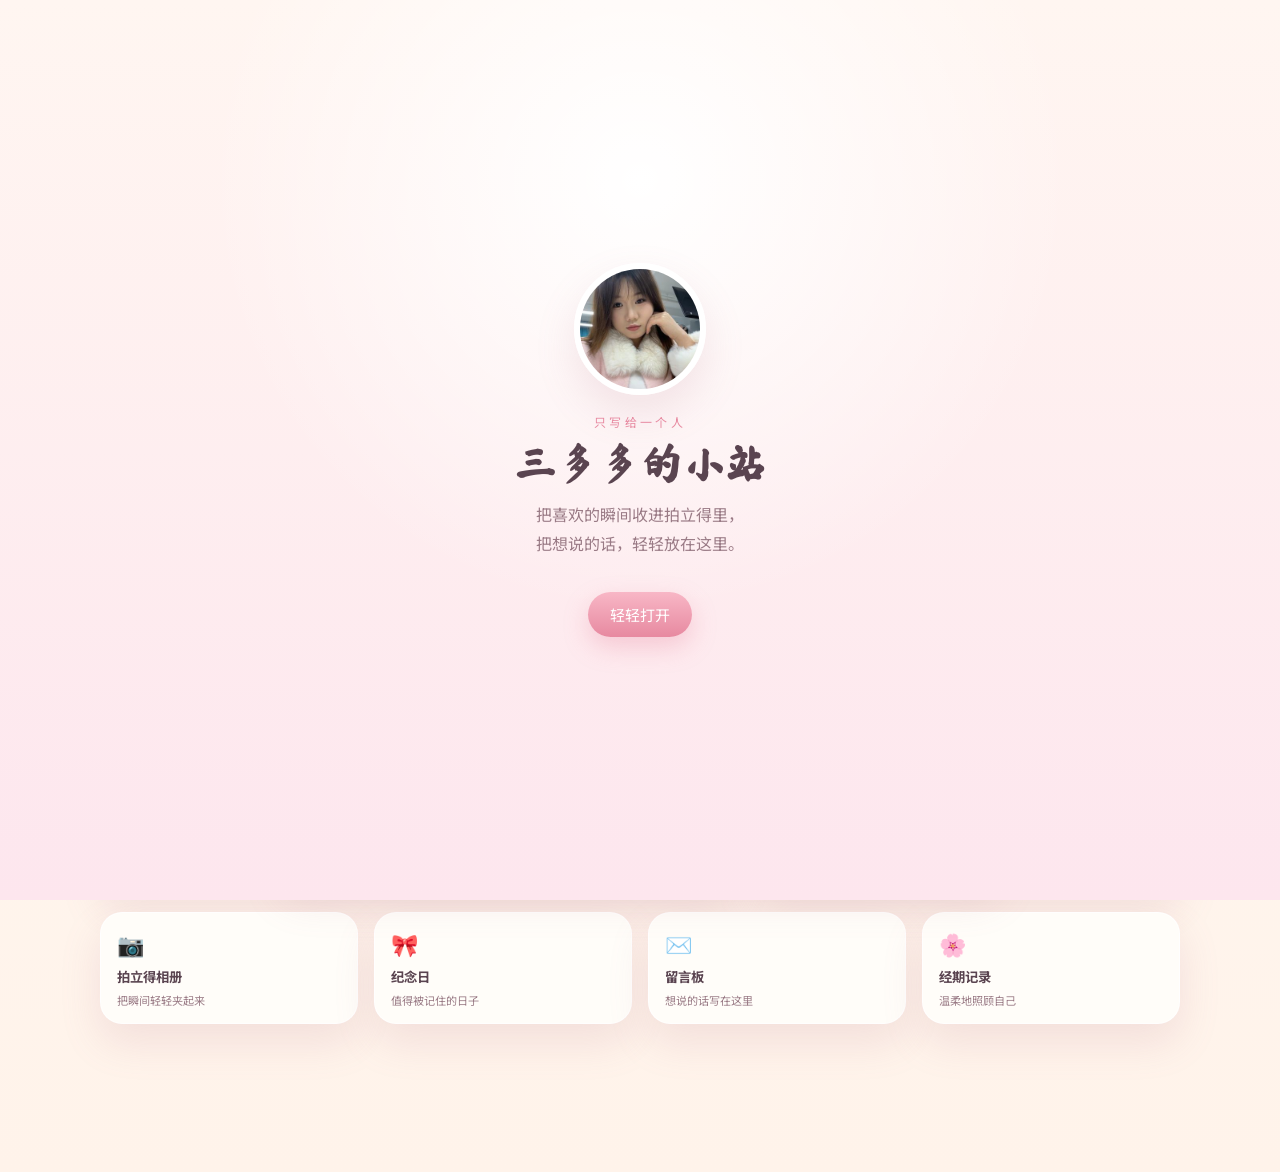
<file: index.html>
<!DOCTYPE html>
<html lang="zh-CN">
<head>
  <meta charset="UTF-8" />
  <meta name="viewport" content="width=device-width, initial-scale=1, viewport-fit=cover" />
  <meta http-equiv="Content-Security-Policy" content="upgrade-insecure-requests" />
  <meta name="theme-color" content="#F4A7B9" />
  <meta name="mobile-web-app-capable" content="yes" />
  <meta name="apple-mobile-web-app-capable" content="yes" />
  <meta name="apple-mobile-web-app-status-bar-style" content="default" />
  <meta name="description" content="写给三多多的专属小站：拍立得相册、纪念日、留言板、音乐盒与温柔的日常。" />
  <title>三多多的小站</title>
  <link rel="icon" href="favicon.svg" type="image/svg+xml" />
  <link rel="apple-touch-icon" href="assets/photos/01-winter.png" />
  <link rel="manifest" href="manifest.json" />
  <link rel="preconnect" href="https://fonts.googleapis.com" />
  <link rel="preconnect" href="https://fonts.gstatic.com" crossorigin />
  <link href="https://fonts.googleapis.com/css2?family=Ma+Shan+Zheng&family=Noto+Sans+SC:wght@400;500;600;700&family=ZCOOL+XiaoWei&display=swap" rel="stylesheet" />
  <link rel="stylesheet" href="css/style.css" />
</head>
<body>
  <div class="petal-layer" aria-hidden="true"></div>

  <div id="gate" class="gate">
    <div class="gate-card">
      <img class="gate-avatar" src="assets/photos/01-winter.png" alt="三多多" />
      <p class="gate-kicker">只写给一个人</p>
      <h1 class="gate-title">三多多的小站</h1>
      <p class="gate-copy">把喜欢的瞬间收进拍立得里，<br />把想说的话，轻轻放在这里。</p>
      <button type="button" class="btn-heart" id="open-gate">轻轻打开</button>
    </div>
  </div>

  <header class="topbar">
    <button type="button" class="brand" data-go="home" aria-label="回到首页">
      <img src="assets/photos/01-winter.png" alt="" />
      <span>
        <strong>三多多</strong>
        <small>专属小宇宙</small>
      </span>
    </button>
    <nav class="top-nav" aria-label="主导航">
      <button type="button" data-go="home">首页</button>
      <button type="button" data-go="photos">相册</button>
      <button type="button" data-go="days">纪念日</button>
      <button type="button" data-go="notes">留言</button>
      <button type="button" data-go="cycle">经期</button>
    </nav>
  </header>

  <main id="app">
    <section id="page-home" class="page active" data-page="home">
      <div class="hero">
        <div class="hero-frame">
          <img src="assets/photos/01-winter.png" alt="三多多的头像" />
        </div>
        <p class="kicker" id="greeting">晚上好呀</p>
        <h1 class="display">写给三多多</h1>
        <p class="lead">奶油一样的日子，粉色一样的心情。<br />这里是只属于你的温柔角落。</p>
        <p class="today-word" id="today-word"></p>
      </div>

      <div class="home-grid">
        <article class="letter-card">
          <h2>一封信</h2>
          <p>多多：</p>
          <p>做这个小站的时候，我一直在想你的样子。想把那些好看的瞬间收进拍立得里，把想对你说的话，一张一张叠好，放在这里。</p>
          <p>愿你被世界温柔以待，也愿我能成为那份温柔的一部分。</p>
          <p class="sign">—— 只写给你</p>
        </article>
        <article class="stack-card">
          <h2>最近的你</h2>
          <div class="mini-stack" id="mini-stack"></div>
          <button type="button" class="text-link" data-go="photos">去拍立得相册看看 →</button>
        </article>
      </div>

      <div class="shortcut-grid">
        <button type="button" class="shortcut" data-go="photos">
          <span>📷</span>
          <strong>拍立得相册</strong>
          <small>把瞬间轻轻夹起来</small>
        </button>
        <button type="button" class="shortcut" data-go="days">
          <span>🎀</span>
          <strong>纪念日</strong>
          <small>值得被记住的日子</small>
        </button>
        <button type="button" class="shortcut" data-go="notes">
          <span>✉️</span>
          <strong>留言板</strong>
          <small>想说的话写在这里</small>
        </button>
        <button type="button" class="shortcut" data-go="cycle">
          <span>🌸</span>
          <strong>经期记录</strong>
          <small>温柔地照顾自己</small>
        </button>
      </div>
    </section>

    <section id="page-photos" class="page" data-page="photos">
      <div class="page-head">
        <h1>拍立得相册</h1>
        <p>轻轻点开，就能把这一帧放大看清。</p>
      </div>
      <div class="photo-toolbar">
        <label class="btn-ghost file-btn">
          加入新照片
          <input type="file" id="photo-input" accept="image/*" multiple hidden />
        </label>
      </div>
      <div class="polaroid-wall" id="polaroid-wall"></div>
    </section>

    <section id="page-days" class="page" data-page="days">
      <div class="page-head">
        <h1>纪念日</h1>
        <p>那些想和你一起数的日子，都放在这里。</p>
      </div>
      <div class="countdown-hero" id="countdown-hero"></div>
      <form class="pretty-form" id="day-form">
        <label>名字<input name="title" required maxlength="24" placeholder="例如：第一次见面" /></label>
        <label>日期<input name="date" type="date" required /></label>
        <label>小笔记<input name="note" maxlength="80" placeholder="一句想记住的话" /></label>
        <button type="submit" class="btn-heart">收下这一天</button>
      </form>
      <div class="day-list" id="day-list"></div>
    </section>

    <section id="page-notes" class="page" data-page="notes">
      <div class="page-head">
        <h1>留言板</h1>
        <p>像把信封塞进抽屉，下次打开还在。</p>
      </div>
      <form class="pretty-form" id="note-form">
        <label>署名<input name="author" maxlength="16" placeholder="我" /></label>
        <label>想说的话<textarea name="text" required maxlength="240" rows="3" placeholder="今天也想对多多说……"></textarea></label>
        <button type="submit" class="btn-heart">放进信封</button>
      </form>
      <div class="note-wall" id="note-wall"></div>
    </section>

    <section id="page-cycle" class="page" data-page="cycle">
      <div class="page-head">
        <h1>经期记录</h1>
        <p>这些记录只存在这台设备上，不离开你身边。</p>
      </div>
      <div class="cycle-summary" id="cycle-summary"></div>
      <div class="calendar-wrap">
        <div class="calendar-nav">
          <button type="button" id="cal-prev" aria-label="上个月">‹</button>
          <h2 id="cal-title"></h2>
          <button type="button" id="cal-next" aria-label="下个月">›</button>
        </div>
        <div class="calendar" id="calendar"></div>
        <div class="legend">
          <span><i class="dot period"></i>经期</span>
          <span><i class="dot predict"></i>预测</span>
          <span><i class="dot fertile"></i>易孕期</span>
          <span><i class="dot today"></i>今天</span>
        </div>
      </div>
      <form class="pretty-form cycle-settings" id="cycle-form">
        <label>周期天数<input name="cycleLength" type="number" min="20" max="45" /></label>
        <label>经期天数<input name="periodLength" type="number" min="2" max="10" /></label>
        <button type="submit" class="btn-ghost">保存设置</button>
      </form>
      <p class="hint" id="cycle-hint">点选日期：第一次点标记经期开始，再点可取消。</p>
    </section>
  </main>

  <aside class="player" id="player">
    <audio id="bgm" playsinline webkit-playsinline preload="none" loop></audio>
    <div class="player-ui" id="player-ui">
      <button type="button" class="player-art" id="player-toggle" aria-label="播放或暂停">
        <span class="vinyl"></span>
      </button>
      <div class="player-meta">
        <strong id="song-title">最好的时光</strong>
        <small>安溥 · 完整版</small>
        <input type="range" id="seek" min="0" max="1000" value="0" aria-label="进度" />
      </div>
      <div class="player-controls">
        <button type="button" id="play-song" aria-label="播放">▶</button>
      </div>
    </div>
    <div class="netease-wrap" id="player-embed" hidden></div>
    <p class="player-hint" id="player-hint" hidden>
      苹果手机请再点一次 ▶。若仍没有声音，
      <a href="https://music.163.com/song?id=1989506149" target="_blank" rel="noopener">去网易云听完整版</a>
      或
      <a href="https://music.apple.com/cn/song/%E6%9C%80%E5%A5%BD%E7%9A%84%E6%97%B6%E5%85%89/1643653875" target="_blank" rel="noopener">用 Apple Music 打开</a>
    </p>
  </aside>

  <nav class="tabbar" aria-label="移动端导航">
    <button type="button" data-go="home">首页</button>
    <button type="button" data-go="photos">相册</button>
    <button type="button" data-go="days">纪念日</button>
    <button type="button" data-go="notes">留言</button>
    <button type="button" data-go="cycle">经期</button>
  </nav>

  <div class="lightbox" id="lightbox" hidden>
    <button type="button" class="lightbox-close" id="lightbox-close" aria-label="关闭">×</button>
    <button type="button" class="lightbox-nav prev" id="lightbox-prev" aria-label="上一张">‹</button>
    <figure>
      <img id="lightbox-img" alt="" />
      <figcaption id="lightbox-cap"></figcaption>
    </figure>
    <button type="button" class="lightbox-nav next" id="lightbox-next" aria-label="下一张">›</button>
  </div>

  <script src="js/app.js"></script>
</body>
</html>
</file>
<file: css/style.css>
:root {
  --cream: #fff8f2;
  --cream-2: #fff3ea;
  --blush: #fde6ee;
  --rose: #f4a7b9;
  --rose-deep: #e789a0;
  --petal: #f7c5d1;
  --ink: #5a4450;
  --muted: #9a7b86;
  --paper: #fffdf9;
  --shadow: 0 18px 40px rgba(180, 120, 138, 0.16);
  --radius: 22px;
  --safe-bottom: env(safe-area-inset-bottom, 0px);
  --player-h: 76px;
  --tab-h: 64px;
}

* { box-sizing: border-box; }
html, body { margin: 0; min-height: 100%; }
html { scroll-behavior: smooth; scroll-padding-top: 76px; }

body {
  font-family: "Noto Sans SC", sans-serif;
  color: var(--ink);
  background:
    radial-gradient(1200px 700px at 10% -10%, #ffe7ef 0%, transparent 55%),
    radial-gradient(900px 600px at 110% 8%, #ffe9dc 0%, transparent 50%),
    linear-gradient(180deg, var(--cream) 0%, var(--cream-2) 100%);
  overflow-x: hidden;
}

img { max-width: 100%; display: block; }
button, input, textarea { font-family: inherit; color: inherit; }
button { cursor: pointer; }

.petal-layer {
  pointer-events: none;
  position: fixed;
  inset: 0;
  z-index: 0;
  overflow: hidden;
}

.petal {
  position: absolute;
  top: -40px;
  width: 12px;
  height: 16px;
  background: radial-gradient(circle at 30% 30%, #fff, var(--petal));
  border-radius: 80% 0 80% 0;
  opacity: 0.55;
  animation: fall linear infinite;
}

@keyframes fall {
  to { transform: translateY(110vh) rotate(240deg); opacity: 0.1; }
}

.gate {
  position: fixed;
  inset: 0;
  z-index: 80;
  display: grid;
  place-items: center;
  padding: 24px;
  background:
    radial-gradient(circle at 50% 20%, #fff 0%, transparent 45%),
    linear-gradient(180deg, #fff6f1, #fde6ee);
  transition: opacity .6s ease, visibility .6s ease;
}

.gate.hide {
  opacity: 0;
  visibility: hidden;
  pointer-events: none;
}

.gate-card {
  text-align: center;
  max-width: 420px;
}

.gate-avatar {
  width: 132px;
  height: 132px;
  margin: 0 auto 18px;
  object-fit: cover;
  border-radius: 50%;
  border: 6px solid #fff;
  box-shadow: var(--shadow);
}

.gate-kicker, .kicker {
  letter-spacing: 0.28em;
  font-size: 12px;
  color: var(--rose-deep);
  text-transform: uppercase;
}

.gate-title, .display, .page-head h1, .topbar strong {
  font-family: "Ma Shan Zheng", cursive;
}

.gate-title { font-size: 42px; margin: 8px 0 10px; }
.gate-copy { color: var(--muted); line-height: 1.8; }

.btn-heart, .btn-ghost {
  border: 0;
  border-radius: 999px;
  padding: 12px 22px;
  font-size: 15px;
}

.btn-heart {
  margin-top: 18px;
  background: linear-gradient(180deg, #f8b7c6, var(--rose-deep));
  color: #fff;
  box-shadow: 0 10px 24px rgba(231, 137, 160, 0.35);
}

.btn-ghost {
  background: #fff;
  color: var(--rose-deep);
  border: 1px solid #f3cdd7;
}

.topbar {
  position: sticky;
  top: 0;
  z-index: 20;
  display: flex;
  align-items: center;
  justify-content: space-between;
  gap: 16px;
  padding: 12px 20px;
  background: rgba(255, 248, 242, 0.86);
  backdrop-filter: blur(14px);
  border-bottom: 1px solid rgba(244, 167, 185, 0.22);
}

.brand {
  display: flex;
  align-items: center;
  gap: 10px;
  border: 0;
  background: transparent;
  text-align: left;
}

.brand img {
  width: 40px;
  height: 40px;
  border-radius: 50%;
  object-fit: cover;
  border: 2px solid #fff;
}

.brand small { display: block; color: var(--muted); font-size: 12px; }

.top-nav { display: none; gap: 6px; }
.top-nav button {
  border: 0;
  background: transparent;
  padding: 8px 12px;
  border-radius: 999px;
  color: var(--muted);
}
.top-nav button.active, .tabbar button.active {
  background: #fff;
  color: var(--rose-deep);
  box-shadow: 0 6px 16px rgba(180, 120, 138, 0.12);
}

main {
  position: relative;
  z-index: 1;
  width: min(1080px, calc(100% - 28px));
  margin: 0 auto;
  padding: 12px 0 calc(var(--player-h) + var(--tab-h) + var(--safe-bottom) + 40px);
}

.page { display: none; animation: rise .45s ease; }
.page.active { display: block; }

@keyframes rise {
  from { opacity: 0; transform: translateY(10px); }
  to { opacity: 1; transform: none; }
}

.hero { text-align: center; padding: 28px 0 8px; }
.hero-frame {
  width: 140px;
  height: 140px;
  margin: 0 auto 16px;
  padding: 8px;
  border-radius: 50%;
  background: conic-gradient(from 120deg, #fff, var(--rose), #ffe8d6, #fff);
  box-shadow: var(--shadow);
}
.hero-frame img {
  width: 100%;
  height: 100%;
  object-fit: cover;
  border-radius: 50%;
  border: 4px solid #fff;
}

.display { font-size: clamp(36px, 7vw, 64px); margin: 6px 0 8px; }
.lead { color: var(--muted); line-height: 1.9; }
.today-word {
  display: inline-block;
  margin-top: 8px;
  padding: 10px 16px;
  background: rgba(255,255,255,.7);
  border-radius: 999px;
  font-family: "ZCOOL XiaoWei", serif;
  font-size: 18px;
}

.home-grid, .shortcut-grid, .polaroid-wall, .day-list, .note-wall {
  display: grid;
  gap: 16px;
}

.home-grid { margin-top: 24px; grid-template-columns: 1fr; }
.letter-card, .stack-card, .shortcut, .countdown-hero, .pretty-form, .cycle-summary, .calendar-wrap, .day-card {
  background: var(--paper);
  border-radius: var(--radius);
  box-shadow: var(--shadow);
  border: 1px solid rgba(255,255,255,.8);
}

.letter-card, .stack-card { padding: 18px; }
.letter-card h2, .stack-card h2 { font-family: "ZCOOL XiaoWei", serif; margin-top: 0; }
.letter-card p { line-height: 1.9; color: #6b5360; }
.letter-card .sign { text-align: right; font-family: "Ma Shan Zheng", cursive; font-size: 22px; color: var(--rose-deep); }

.mini-stack { position: relative; height: 188px; margin: 8px 0 12px; }
.mini-stack img {
  position: absolute;
  left: 50%;
  width: 140px;
  height: 170px;
  object-fit: cover;
  background: #fff;
  padding: 8px 8px 28px;
  border-radius: 4px;
  box-shadow: var(--shadow);
}
.mini-stack img:nth-child(1) { transform: translateX(-70%) rotate(-8deg); }
.mini-stack img:nth-child(2) { transform: translateX(-50%) rotate(3deg); }
.mini-stack img:nth-child(3) { transform: translateX(-30%) rotate(10deg); }

.text-link {
  border: 0;
  background: none;
  color: var(--rose-deep);
  padding: 0;
}

.shortcut-grid {
  margin-top: 18px;
  grid-template-columns: 1fr 1fr;
}
.shortcut {
  text-align: left;
  padding: 14px 16px;
}
.shortcut span { font-size: 22px; }
.shortcut strong { display: block; margin: 8px 0 4px; }
.shortcut small { color: var(--muted); }

.page-head { text-align: center; margin-bottom: 18px; }
.page-head h1 { font-size: 36px; margin-bottom: 6px; }
.page-head p { color: var(--muted); }

.photo-toolbar { display: flex; justify-content: center; margin-bottom: 16px; }
.polaroid-wall { grid-template-columns: repeat(auto-fill, minmax(150px, 1fr)); }
.polaroid {
  background: #fffefb;
  padding: 12px 12px 42px;
  border-radius: 3px;
  box-shadow: var(--shadow);
  transform: rotate(var(--tilt, -2deg));
  cursor: zoom-in;
  position: relative;
  border: 0;
  text-align: left;
}
.polaroid:nth-child(even) { --tilt: 2.4deg; }
.polaroid:nth-child(3n) { --tilt: -1.4deg; }
.polaroid img {
  width: 100%;
  aspect-ratio: 4 / 5;
  object-fit: cover;
  background: #f3e6ea;
}
.polaroid figcaption {
  position: absolute;
  left: 12px;
  right: 12px;
  bottom: 12px;
  font-family: "Ma Shan Zheng", cursive;
  font-size: 18px;
  text-align: center;
}
.polaroid .tape {
  position: absolute;
  top: -8px;
  left: 50%;
  width: 54px;
  height: 16px;
  transform: translateX(-50%) rotate(-3deg);
  background: rgba(255, 236, 214, 0.7);
}

.pretty-form {
  display: grid;
  gap: 12px;
  padding: 18px;
  margin-bottom: 16px;
}
.pretty-form label { display: grid; gap: 6px; font-size: 13px; color: var(--muted); }
.pretty-form input, .pretty-form textarea {
  border: 1px solid #f1d5dc;
  border-radius: 14px;
  padding: 11px 12px;
  background: #fff;
  outline: none;
}
.pretty-form textarea { resize: vertical; }
.pretty-form .btn-heart,
.pretty-form .btn-ghost {
  justify-self: center;
  min-width: 180px;
  width: auto;
}

.countdown-hero {
  padding: 22px;
  text-align: center;
  margin-bottom: 16px;
  background:
    linear-gradient(180deg, rgba(255,255,255,.4), transparent),
    var(--paper);
}
.countdown-hero em {
  font-style: normal;
  font-family: "Ma Shan Zheng", cursive;
  font-size: 48px;
  color: var(--rose-deep);
}

.day-card {
  padding: 16px 18px;
  display: flex;
  justify-content: space-between;
  gap: 12px;
  align-items: center;
}
.day-card button {
  border: 0;
  background: #fff2f5;
  color: var(--rose-deep);
  border-radius: 999px;
  padding: 6px 10px;
}

.note-wall { grid-template-columns: repeat(auto-fill, minmax(220px, 1fr)); }
.sticky {
  background: linear-gradient(180deg, #fff7ea, #ffe9d6);
  min-height: 160px;
  padding: 16px;
  border-radius: 8px;
  box-shadow: var(--shadow);
  transform: rotate(var(--tilt, -1deg));
  position: relative;
}
.sticky:nth-child(even) { background: linear-gradient(180deg, #fff, #fde8ef); --tilt: 1.6deg; }
.sticky p { line-height: 1.7; margin: 8px 0 20px; }
.sticky footer { position: absolute; left: 16px; right: 16px; bottom: 12px; display: flex; justify-content: space-between; color: var(--muted); font-size: 12px; }
.sticky button { border: 0; background: transparent; color: var(--rose-deep); }

.cycle-summary { padding: 18px; text-align: center; margin-bottom: 16px; }
.cycle-summary strong { display: block; font-size: 28px; font-family: "ZCOOL XiaoWei", serif; margin: 6px 0; }
.calendar-wrap { padding: 16px; max-width: 520px; margin: 0 auto 16px; }
.calendar-nav { display: flex; align-items: center; justify-content: space-between; }
.calendar-nav button {
  width: 36px; height: 36px; border-radius: 50%;
  border: 0; background: #fff2f5; color: var(--rose-deep); font-size: 20px;
}
.calendar {
  display: grid;
  grid-template-columns: repeat(7, 1fr);
  gap: 6px;
  margin-top: 12px;
}
.calendar .dow, .calendar button {
  display: grid;
  place-items: center;
  border: 0;
  background: transparent;
  border-radius: 12px;
  font-size: 13px;
  height: 42px;
}
.calendar .dow { color: var(--muted); font-size: 12px; }
.calendar button.period { background: #f4a7b9; color: #fff; }
.calendar button.predict { background: #fde0e7; }
.calendar button.fertile { box-shadow: inset 0 0 0 2px #f7c5d1; }
.calendar button.today { outline: 2px solid var(--rose-deep); }
.legend { display: flex; flex-wrap: wrap; gap: 10px; margin-top: 12px; color: var(--muted); font-size: 12px; }
.dot { display: inline-block; width: 10px; height: 10px; border-radius: 50%; margin-right: 4px; vertical-align: middle; }
.dot.period { background: #f4a7b9; }
.dot.predict { background: #fde0e7; }
.dot.fertile { background: #fff; box-shadow: inset 0 0 0 2px #f7c5d1; }
.dot.today { background: var(--rose-deep); }
.hint { text-align: center; color: var(--muted); font-size: 13px; }
.cycle-settings { grid-template-columns: 1fr 1fr; }
.cycle-settings button { grid-column: 1 / -1; }

.player {
  position: fixed;
  left: 12px;
  right: 12px;
  bottom: calc(var(--tab-h) + var(--safe-bottom) + 8px);
  z-index: 30;
  display: flex;
  align-items: center;
  gap: 10px;
  padding: 10px 12px;
  background: rgba(255, 253, 249, 0.94);
  border: 1px solid #f3d0d8;
  border-radius: 20px;
  box-shadow: var(--shadow);
  backdrop-filter: blur(12px);
}

.player-ui {
  display: flex;
  align-items: center;
  gap: 10px;
  flex: 1;
  min-width: 0;
}

.player-art {
  width: 48px;
  height: 48px;
  border-radius: 50%;
  border: 0;
  background: radial-gradient(circle at 30% 30%, #fff, var(--rose));
}
.vinyl {
  display: block;
  width: 28px;
  height: 28px;
  margin: 0 auto;
  border-radius: 50%;
  background: repeating-radial-gradient(circle, #5a4450 0 2px, #3a2a32 3px 5px);
  box-shadow: inset 0 0 0 8px #f4a7b9;
}
.player.playing .vinyl { animation: spin 4s linear infinite; }
@keyframes spin { to { transform: rotate(360deg); } }

.player-meta { flex: 1; min-width: 0; }
.player-meta strong, .player-meta small { display: block; white-space: nowrap; overflow: hidden; text-overflow: ellipsis; }
.player-meta small { color: var(--muted); font-size: 12px; }
.player-meta input[type="range"] { width: 100%; accent-color: var(--rose-deep); }
.player-controls button {
  border: 0;
  background: transparent;
  font-size: 18px;
  width: 36px;
  height: 36px;
}
.player.embed-mode .player-ui { display: none; }
.player.show-hint {
  flex-wrap: wrap;
}
.player-hint {
  flex: 1 0 100%;
  margin: 6px 0 0;
  font-size: 12px;
  line-height: 1.6;
  color: var(--muted);
  text-align: center;
}
.player-hint a { color: var(--rose-deep); }
#bgm {
  position: absolute;
  width: 0;
  height: 0;
  opacity: 0;
  pointer-events: none;
}
.netease-wrap {
  width: 100%;
  border-radius: 14px;
  overflow: hidden;
  background: #fff;
}
.netease-wrap iframe {
  display: block;
  width: 100%;
  height: 86px;
  border: 0;
}

.tabbar {
  position: fixed;
  left: 0;
  right: 0;
  bottom: 0;
  z-index: 25;
  display: grid;
  grid-template-columns: repeat(5, 1fr);
  padding: 6px 8px calc(8px + var(--safe-bottom));
  background: rgba(255, 248, 242, 0.96);
  border-top: 1px solid rgba(244, 167, 185, 0.25);
  backdrop-filter: blur(14px);
}
.tabbar button {
  border: 0;
  background: transparent;
  color: var(--muted);
  font-size: 12px;
  padding: 8px 0;
  border-radius: 12px;
}

body.lightbox-open .player,
body.lightbox-open .tabbar {
  opacity: 0;
  pointer-events: none;
}

.lightbox {
  position: fixed;
  inset: 0;
  z-index: 200;
  background: rgba(58, 36, 44, 0.72);
  display: grid;
  place-items: center;
  padding: 24px;
}
.lightbox[hidden] { display: none; }
.lightbox figure { margin: 0; max-width: min(860px, 100%); }
.lightbox img {
  max-height: 78vh;
  width: 100%;
  object-fit: contain;
  background: #fffefb;
  padding: 14px 14px 54px;
  box-shadow: 0 24px 60px rgba(0,0,0,.28);
}
.lightbox figcaption {
  position: relative;
  top: -42px;
  text-align: center;
  font-family: "Ma Shan Zheng", cursive;
  font-size: 22px;
  color: var(--ink);
}
.lightbox-close, .lightbox-nav {
  position: absolute;
  border: 0;
  background: rgba(255,255,255,.9);
  color: var(--ink);
  border-radius: 50%;
}
.lightbox-close { top: 16px; right: 16px; width: 40px; height: 40px; font-size: 24px; }
.lightbox-nav { top: 50%; transform: translateY(-50%); width: 40px; height: 40px; font-size: 26px; }
.lightbox-nav.prev { left: 12px; }
.lightbox-nav.next { right: 12px; }

@media (max-width: 767px) {
  .player {
    padding: 8px 10px;
    gap: 8px;
  }
  .player-art { width: 40px; height: 40px; }
  .player-controls button { width: 28px; height: 28px; font-size: 14px; }
  .polaroid { padding: 8px 8px 36px; }
  .polaroid figcaption { font-size: 16px; bottom: 8px; }
}

@media (min-width: 768px) {
  .tabbar { display: none; }
  .top-nav { display: flex; }
  .hero-frame { width: 168px; height: 168px; }
  .player { left: 24px; right: 24px; bottom: 18px; width: min(720px, calc(100% - 48px)); margin: 0 auto; }
  main { padding-bottom: calc(var(--player-h) + 72px); }
  .home-grid { grid-template-columns: 1.2fr .8fr; }
  .shortcut-grid { grid-template-columns: repeat(4, 1fr); }
  .polaroid-wall { grid-template-columns: repeat(3, 1fr); }
}

@media (min-width: 1024px) {
  .polaroid-wall { grid-template-columns: repeat(4, 1fr); }
  .topbar { padding-left: calc((100vw - 1080px) / 2 + 8px); padding-right: calc((100vw - 1080px) / 2 + 8px); }
}

@media (prefers-reduced-motion: reduce) {
  *, *::before, *::after {
    animation: none !important;
    transition: none !important;
  }
}
</file>
